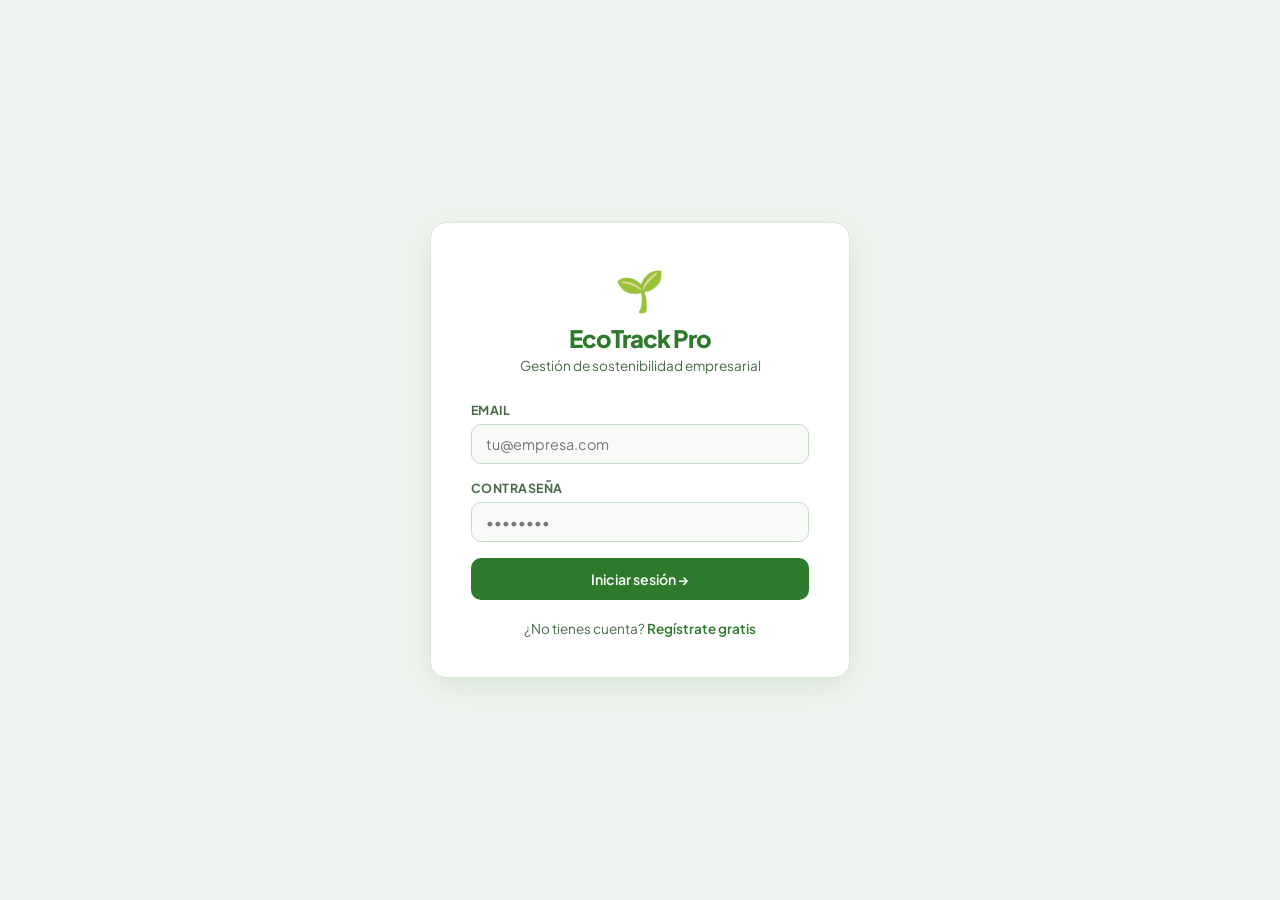
<file: ecotrack/frontend/index.html>
<!DOCTYPE html>
<html lang="es">
<head>
  <meta charset="UTF-8"/>
  <meta name="viewport" content="width=device-width, initial-scale=1.0"/>
  <title>EcoTrack Pro — Login</title>
  <link rel="stylesheet" href="css/styles.css"/>
</head>
<body>
<div class="auth-page">
  <div class="auth-card">
    <div class="auth-logo">
      <div class="logo-icon">🌱</div>
      <h1>EcoTrack Pro</h1>
      <p>Gestión de sostenibilidad empresarial</p>
    </div>
    <div id="login-section">
      <div id="login-error" class="alert alert-error" style="display:none"></div>
      <div class="form-group"><label>EMAIL</label><input type="email" id="login-email" placeholder="tu@empresa.com"/></div>
      <div class="form-group"><label>CONTRASEÑA</label><input type="password" id="login-password" placeholder="••••••••"/></div>
      <button id="login-btn" class="btn-primary" style="width:100%;padding:12px">Iniciar sesión →</button>
      <div class="auth-switch">¿No tienes cuenta? <a id="show-register">Regístrate gratis</a></div>
    </div>
    <div id="register-section" style="display:none">
      <div id="register-error" class="alert alert-error" style="display:none"></div>
      <div class="form-group"><label>NOMBRE</label><input type="text" id="reg-name" placeholder="María García"/></div>
      <div class="form-group"><label>EMAIL</label><input type="email" id="reg-email" placeholder="tu@empresa.com"/></div>
      <div class="form-group"><label>EMPRESA (opcional)</label><input type="text" id="reg-company" placeholder="Mi Empresa S.L."/></div>
      <div class="form-group"><label>CONTRASEÑA (mín. 8 caracteres)</label><input type="password" id="reg-password" placeholder="••••••••"/></div>
      <button id="register-btn" class="btn-primary" style="width:100%;padding:12px">Crear cuenta →</button>
      <div class="auth-switch">¿Ya tienes cuenta? <a id="show-login">Inicia sesión</a></div>
    </div>
  </div>
</div>
<script src="js/api.js"></script>
<script>
  if (isLoggedIn()) window.location.replace('/pages/dashboard.html');

  document.getElementById('show-register').addEventListener('click', function(){
    document.getElementById('login-section').style.display='none';
    document.getElementById('register-section').style.display='block';
  });
  document.getElementById('show-login').addEventListener('click', function(){
    document.getElementById('register-section').style.display='none';
    document.getElementById('login-section').style.display='block';
  });

  document.getElementById('login-btn').addEventListener('click', handleLogin);
  document.getElementById('login-password').addEventListener('keydown', function(e){ if(e.key==='Enter') handleLogin(); });

  async function handleLogin() {
    var email = document.getElementById('login-email').value.trim();
    var password = document.getElementById('login-password').value;
    var errorEl = document.getElementById('login-error');
    errorEl.style.display='none';
    if (!email || !email.includes('@')) { errorEl.textContent='Introduce un email válido (ejemplo@empresa.com)'; errorEl.style.display='block'; return; }
    if (!password) { errorEl.textContent='Introduce tu contraseña'; errorEl.style.display='block'; return; }
    var btn = document.getElementById('login-btn');
    btn.textContent='Iniciando...'; btn.disabled=true;
    try {
      var data = await api.login({ email: email, password: password });
      if (!data || !data.access_token) { errorEl.textContent='Error inesperado del servidor'; errorEl.style.display='block'; return; }
      localStorage.setItem('eco_token', data.access_token);
      localStorage.setItem('eco_user', JSON.stringify(data.user));
      window.location.replace('/pages/dashboard.html');
    } catch(err) {
      errorEl.textContent = err.message || 'Error al iniciar sesión';
      errorEl.style.display='block';
    } finally { btn.textContent='Iniciar sesión →'; btn.disabled=false; }
  }

  document.getElementById('register-btn').addEventListener('click', handleRegister);
  async function handleRegister() {
    var name = document.getElementById('reg-name').value.trim();
    var email = document.getElementById('reg-email').value.trim();
    var company = document.getElementById('reg-company').value.trim();
    var password = document.getElementById('reg-password').value;
    var errorEl = document.getElementById('register-error');
    errorEl.style.display='none';
    if (!name) { errorEl.textContent='Introduce tu nombre'; errorEl.style.display='block'; return; }
    if (!email || !email.includes('@')) { errorEl.textContent='Email no válido'; errorEl.style.display='block'; return; }
    if (!password || password.length < 8) { errorEl.textContent='La contraseña debe tener mínimo 8 caracteres'; errorEl.style.display='block'; return; }
    var btn = document.getElementById('register-btn');
    btn.textContent='Creando cuenta...'; btn.disabled=true;
    try {
      await api.register({ name: name, email: email, password: password, company: company || null });
      var data = await api.login({ email: email, password: password });
      localStorage.setItem('eco_token', data.access_token);
      localStorage.setItem('eco_user', JSON.stringify(data.user));
      window.location.replace('/pages/dashboard.html');
    } catch(err) {
      errorEl.textContent = err.message || 'Error al registrarse';
      errorEl.style.display='block';
    } finally { btn.textContent='Crear cuenta →'; btn.disabled=false; }
  }
</script>
</body>
</html>
</file>
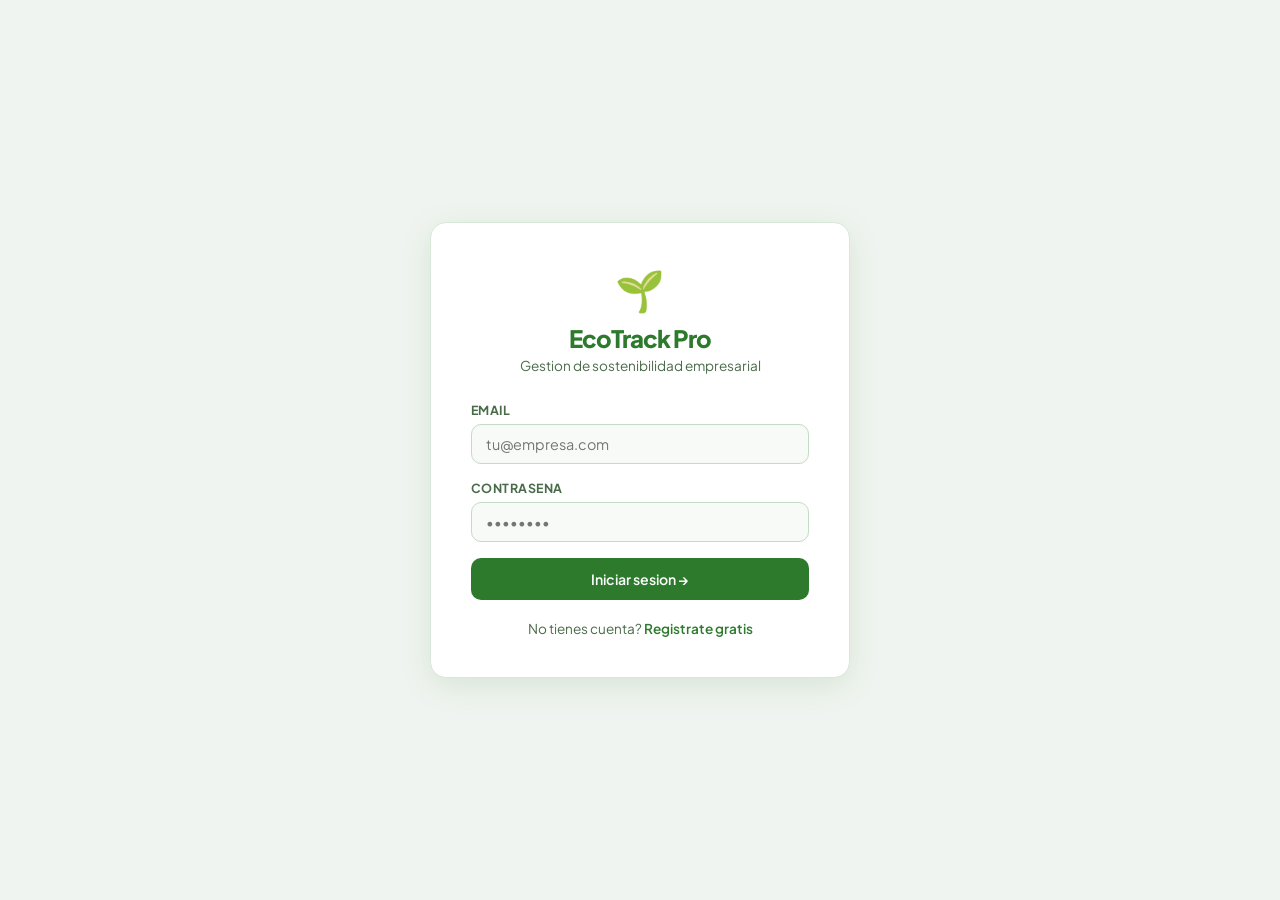
<file: Desktop/ecotrack_pro_v2/ecotrack/frontend/index.html>
<!DOCTYPE html>
<html lang="es">
<head>
  <meta charset="UTF-8"/>
  <meta name="viewport" content="width=device-width, initial-scale=1.0"/>
  <title>EcoTrack Pro — Login</title>
  <link rel="stylesheet" href="css/styles.css"/>
</head>
<body>
<div class="auth-page">
  <div class="auth-card">
    <div class="auth-logo">
      <div class="logo-icon">🌱</div>
      <h1>EcoTrack Pro</h1>
      <p>Gestion de sostenibilidad empresarial</p>
    </div>
    <div id="login-section">
      <div id="login-error" class="alert alert-error" style="display:none"></div>
      <div class="form-group"><label>EMAIL</label><input type="email" id="login-email" placeholder="tu@empresa.com"/></div>
      <div class="form-group"><label>CONTRASENA</label><input type="password" id="login-password" placeholder="••••••••"/></div>
      <button id="login-btn" class="btn-primary" style="width:100%;padding:12px">Iniciar sesion →</button>
      <div class="auth-switch">No tienes cuenta? <a id="show-register" style="cursor:pointer;color:var(--green);font-weight:600">Registrate gratis</a></div>
    </div>
    <div id="register-section" style="display:none">
      <div id="register-error" class="alert alert-error" style="display:none"></div>
      <div class="form-group"><label>NOMBRE</label><input type="text" id="reg-name" placeholder="Maria Garcia"/></div>
      <div class="form-group"><label>EMAIL</label><input type="email" id="reg-email" placeholder="tu@empresa.com"/></div>
      <div class="form-group"><label>EMPRESA (opcional)</label><input type="text" id="reg-company" placeholder="Mi Empresa S.L."/></div>
      <div class="form-group"><label>CONTRASENA (min. 8 caracteres)</label><input type="password" id="reg-password" placeholder="••••••••"/></div>
      <button id="register-btn" class="btn-primary" style="width:100%;padding:12px">Crear cuenta →</button>
      <div class="auth-switch">Ya tienes cuenta? <a id="show-login" style="cursor:pointer;color:var(--green);font-weight:600">Inicia sesion</a></div>
    </div>
  </div>
</div>
<script src="js/api.js?v=3"></script>
<script>
  // Si ya hay token valido, ir al dashboard
  if (isLoggedIn()) window.location.replace('/pages/dashboard.html');

  document.getElementById('show-register').addEventListener('click', function(){
    document.getElementById('login-section').style.display='none';
    document.getElementById('register-section').style.display='block';
  });
  document.getElementById('show-login').addEventListener('click', function(){
    document.getElementById('register-section').style.display='none';
    document.getElementById('login-section').style.display='block';
  });

  document.getElementById('login-btn').addEventListener('click', handleLogin);
  document.getElementById('login-password').addEventListener('keydown', function(e){
    if(e.key==='Enter') handleLogin();
  });

  async function handleLogin() {
    var email = document.getElementById('login-email').value.trim();
    var password = document.getElementById('login-password').value;
    var errorEl = document.getElementById('login-error');
    errorEl.style.display='none';
    if (!email || !email.includes('@')) {
      errorEl.textContent='Introduce un email valido';
      errorEl.style.display='block';
      return;
    }
    if (!password) {
      errorEl.textContent='Introduce tu contrasena';
      errorEl.style.display='block';
      return;
    }
    var btn = document.getElementById('login-btn');
    btn.textContent='Iniciando...';
    btn.disabled=true;
    try {
      var data = await api.login({ email: email, password: password });
      if (!data || !data.access_token) {
        errorEl.textContent='Error inesperado del servidor';
        errorEl.style.display='block';
        return;
      }
      // CORRECTO: usar setAuth para guardar token Y usuario
      setAuth(data.access_token, data.user);
      window.location.replace('/pages/dashboard.html');
    } catch(err) {
      errorEl.textContent = err.message || 'Credenciales incorrectas';
      errorEl.style.display='block';
    } finally {
      btn.textContent='Iniciar sesion →';
      btn.disabled=false;
    }
  }

  document.getElementById('register-btn').addEventListener('click', handleRegister);

  async function handleRegister() {
    var name = document.getElementById('reg-name').value.trim();
    var email = document.getElementById('reg-email').value.trim();
    var company = document.getElementById('reg-company').value.trim();
    var password = document.getElementById('reg-password').value;
    var errorEl = document.getElementById('register-error');
    errorEl.style.display='none';
    if (!name) { errorEl.textContent='Introduce tu nombre'; errorEl.style.display='block'; return; }
    if (!email || !email.includes('@')) { errorEl.textContent='Email no valido'; errorEl.style.display='block'; return; }
    if (!password || password.length < 8) {
      errorEl.textContent='La contrasena debe tener minimo 8 caracteres';
      errorEl.style.display='block';
      return;
    }
    var btn = document.getElementById('register-btn');
    btn.textContent='Creando cuenta...';
    btn.disabled=true;
    try {
      await api.register({ name: name, email: email, password: password, company: company || null });
      var data = await api.login({ email: email, password: password });
      // CORRECTO: usar setAuth para guardar token Y usuario
      setAuth(data.access_token, data.user);
      window.location.replace('/pages/dashboard.html');
    } catch(err) {
      errorEl.textContent = err.message || 'Error al registrarse';
      errorEl.style.display='block';
    } finally {
      btn.textContent='Crear cuenta →';
      btn.disabled=false;
    }
  }
</script>
</body>
</html>
</file>
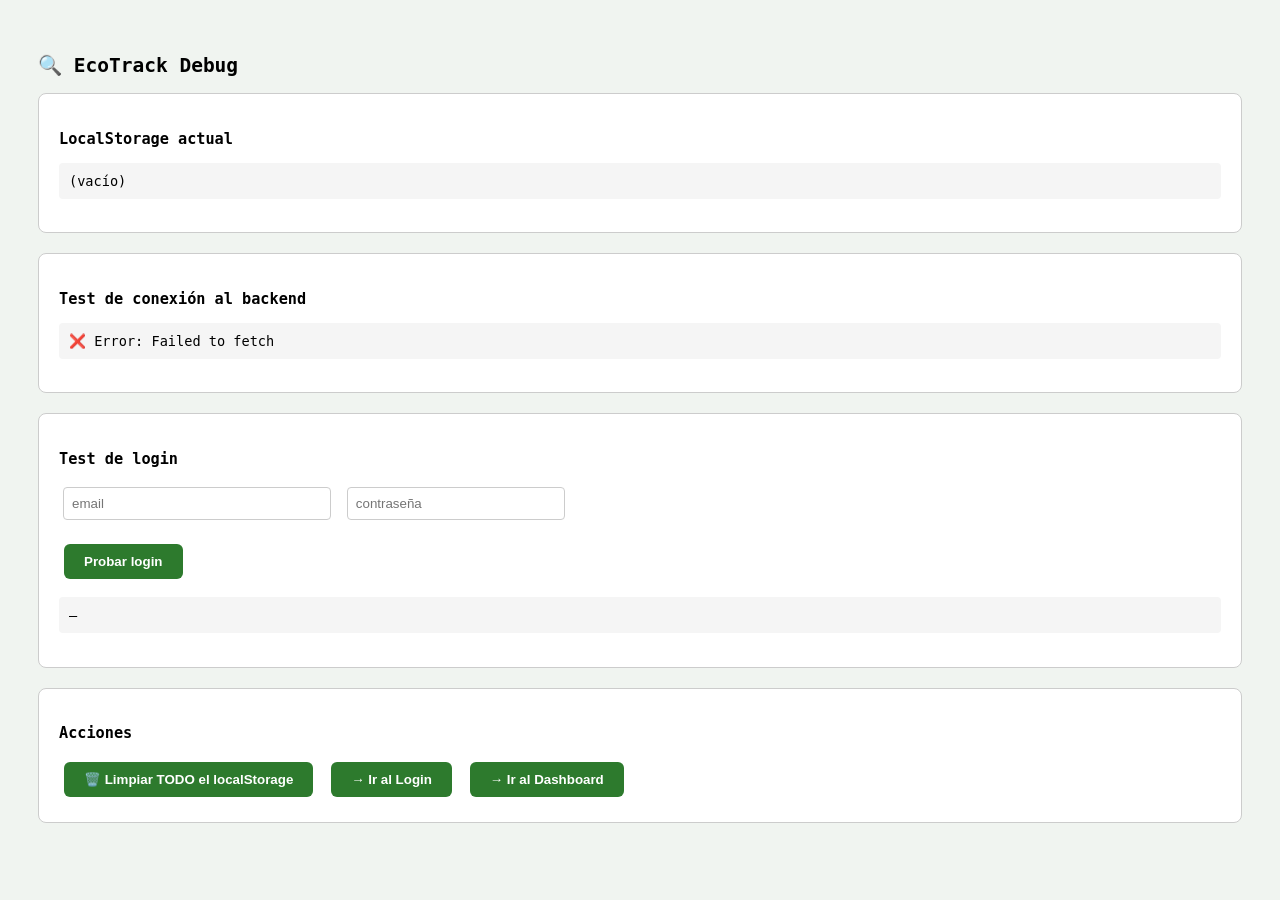
<file: ecotrack/frontend/debug.html>
<!DOCTYPE html>
<html lang="es">
<head>
  <meta charset="UTF-8"/>
  <title>Debug — EcoTrack</title>
  <style>
    body { font-family: monospace; padding: 30px; background: #f0f4f0; }
    .box { background: white; border: 1px solid #ccc; padding: 20px; border-radius: 8px; margin-bottom: 20px; }
    .ok { color: green; font-weight: bold; }
    .err { color: red; font-weight: bold; }
    button { padding: 10px 20px; margin: 5px; cursor: pointer; border-radius: 6px; border: none; background: #2d7a2d; color: white; font-weight: bold; }
    .btn-red { background: #c0392b; }
    pre { background: #f5f5f5; padding: 10px; border-radius: 4px; overflow-x: auto; font-size: 0.85rem; }
  </style>
</head>
<body>
<h2>🔍 EcoTrack Debug</h2>

<div class="box">
  <h3>LocalStorage actual</h3>
  <pre id="ls-content"></pre>
</div>

<div class="box">
  <h3>Test de conexión al backend</h3>
  <pre id="backend-test">Probando...</pre>
</div>

<div class="box">
  <h3>Test de login</h3>
  <input id="test-email" placeholder="email" style="padding:8px;margin:4px;width:250px;border:1px solid #ccc;border-radius:4px"/>
  <input id="test-pass" type="password" placeholder="contraseña" style="padding:8px;margin:4px;width:200px;border:1px solid #ccc;border-radius:4px"/>
  <br><br>
  <button onclick="testLogin()">Probar login</button>
  <pre id="login-result">—</pre>
</div>

<div class="box">
  <h3>Acciones</h3>
  <button onclick="clearAll()">🗑️ Limpiar TODO el localStorage</button>
  <button onclick="goLogin()">→ Ir al Login</button>
  <button onclick="goDash()">→ Ir al Dashboard</button>
</div>

<script>
function showLS() {
  var out = '';
  for (var i = 0; i < localStorage.length; i++) {
    var k = localStorage.key(i);
    var v = localStorage.getItem(k);
    if (v && v.length > 100) v = v.substring(0, 100) + '...';
    out += k + ' = ' + v + '\n';
  }
  document.getElementById('ls-content').textContent = out || '(vacío)';
}

async function testBackend() {
  try {
    var res = await fetch('http://localhost:8000/health');
    var data = await res.json();
    document.getElementById('backend-test').textContent = '✅ Backend OK: ' + JSON.stringify(data);
  } catch (e) {
    document.getElementById('backend-test').textContent = '❌ Error: ' + e.message;
  }
}

async function testLogin() {
  var email = document.getElementById('test-email').value;
  var pass = document.getElementById('test-pass').value;
  var el = document.getElementById('login-result');
  el.textContent = 'Probando...';

  try {
    var res = await fetch('http://localhost:8000/api/auth/login', {
      method: 'POST',
      headers: { 'Content-Type': 'application/json' },
      body: JSON.stringify({ email: email, password: pass })
    });
    var data = await res.json();
    
    if (res.ok && data.access_token) {
      // Guardar con la clave correcta
      localStorage.setItem('eco_token', data.access_token);
      localStorage.setItem('eco_user', JSON.stringify(data.user));
      
      el.textContent = '✅ LOGIN OK\nToken guardado: ' + data.access_token.substring(0, 50) + '...\nUsuario: ' + JSON.stringify(data.user);
      
      // Test dashboard con el token
      setTimeout(testDashboard, 500);
      showLS();
    } else {
      el.textContent = '❌ Error ' + res.status + ': ' + JSON.stringify(data);
    }
  } catch (e) {
    el.textContent = '❌ Excepción: ' + e.message;
  }
}

async function testDashboard() {
  var token = localStorage.getItem('eco_token');
  if (!token) { return; }
  
  try {
    var res = await fetch('http://localhost:8000/api/dashboard', {
      headers: { 'Authorization': 'Bearer ' + token }
    });
    var data = await res.json();
    document.getElementById('login-result').textContent += '\n\n📊 DASHBOARD ' + res.status + ': ' + JSON.stringify(data).substring(0, 200);
    
    if (res.ok) {
      document.getElementById('login-result').textContent += '\n\n✅ TODO OK — Redirigiendo al dashboard en 2 segundos...';
      setTimeout(function() { window.location.href = '/pages/dashboard.html'; }, 2000);
    }
  } catch (e) {
    document.getElementById('login-result').textContent += '\nError dashboard: ' + e.message;
  }
}

function clearAll() {
  localStorage.clear();
  showLS();
  alert('LocalStorage limpiado');
}

function goLogin() { window.location.href = '/index.html'; }
function goDash() { window.location.href = '/pages/dashboard.html'; }

showLS();
testBackend();
</script>
</body>
</html>
</file>
<file: ecotrack/frontend/css/styles.css>
@import url('https://fonts.googleapis.com/css2?family=Plus+Jakarta+Sans:wght@300;400;500;600;700;800&display=swap');
*,*::before,*::after{box-sizing:border-box;margin:0;padding:0}
:root{
  --bg:#f0f4f0;--white:#ffffff;--surface:#ffffff;--surface2:#f7faf7;
  --border:#d8e8d8;--border2:#c5dbc5;
  --green:#2d7a2d;--green2:#3a9e3a;--green-light:#e8f5e8;--green-glow:rgba(45,122,45,0.12);
  --blue:#1a6b8a;--yellow:#d4920a;--red:#c0392b;
  --text:#1a2e1a;--text2:#4a6b4a;--text3:#7a9a7a;
  --font:'Plus Jakarta Sans',sans-serif;--radius:10px;--radius-lg:16px;
  --shadow:0 2px 16px rgba(45,122,45,0.08);--shadow-lg:0 8px 32px rgba(45,122,45,0.12);
}
html,body{height:100%;font-family:var(--font);background:var(--bg);color:var(--text);-webkit-font-smoothing:antialiased}
a{text-decoration:none;color:inherit}
.app-layout{display:flex;min-height:100vh}
.sidebar{width:240px;background:var(--green);color:#fff;display:flex;flex-direction:column;position:fixed;top:0;left:0;height:100vh;z-index:100}
.sidebar-logo{padding:24px 20px 16px;font-size:1.3rem;font-weight:800;letter-spacing:-0.03em;border-bottom:1px solid rgba(255,255,255,0.15)}
.sidebar-logo span{opacity:0.7;font-weight:400;font-size:0.75rem;display:block;margin-top:2px}
.sidebar-nav{flex:1;padding:16px 0}
.nav-item{display:flex;align-items:center;gap:10px;padding:11px 20px;font-size:0.88rem;font-weight:500;cursor:pointer;transition:background 0.15s;border-left:3px solid transparent}
.nav-item:hover{background:rgba(255,255,255,0.1)}
.nav-item.active{background:rgba(255,255,255,0.18);border-left-color:#fff;font-weight:700}
.nav-item .icon{font-size:1.1rem;width:22px;text-align:center}
.sidebar-footer{padding:16px 20px;border-top:1px solid rgba(255,255,255,0.15)}
.sidebar-user{font-size:0.8rem;opacity:0.8;margin-bottom:10px}
.sidebar-user strong{display:block;opacity:1;color:#fff}
.admin-badge{background:rgba(255,255,255,0.2);color:#fff;font-size:0.65rem;padding:2px 7px;border-radius:99px;font-weight:700;letter-spacing:0.05em}
.main-content{margin-left:240px;flex:1;padding:32px;min-height:100vh}
.topbar{display:flex;align-items:center;justify-content:space-between;margin-bottom:28px}
.page-title{font-size:1.6rem;font-weight:800;letter-spacing:-0.04em;color:var(--text)}
.page-subtitle{color:var(--text2);font-size:0.87rem;margin-top:4px}
.card{background:var(--white);border:1px solid var(--border);border-radius:var(--radius-lg);padding:24px;box-shadow:var(--shadow)}
.card-title{font-size:0.75rem;font-weight:700;letter-spacing:0.06em;text-transform:uppercase;color:var(--text3);margin-bottom:8px}
.stats-grid{display:grid;grid-template-columns:repeat(auto-fit,minmax(180px,1fr));gap:16px;margin-bottom:24px}
.stat-card{background:var(--white);border:1px solid var(--border);border-radius:var(--radius-lg);padding:20px;box-shadow:var(--shadow)}
.stat-icon{font-size:1.8rem;margin-bottom:10px}
.stat-value{font-size:1.9rem;font-weight:800;letter-spacing:-0.04em;color:var(--text)}
.stat-label{font-size:0.78rem;color:var(--text2);margin-top:4px;font-weight:500}
.stat-change{font-size:0.75rem;margin-top:6px;font-weight:600}
.stat-change.up{color:var(--red)}.stat-change.down{color:var(--green2)}
.charts-grid{display:grid;grid-template-columns:2fr 1fr;gap:20px;margin-bottom:24px}
.chart-container{position:relative;height:280px}
button{cursor:pointer;font-family:var(--font);border:none;border-radius:var(--radius);font-weight:600;transition:all 0.15s}
.btn-primary{background:var(--green);color:#fff;padding:10px 20px;font-size:0.88rem}
.btn-primary:hover{background:var(--green2);transform:translateY(-1px);box-shadow:0 4px 12px var(--green-glow)}
.btn-secondary{background:var(--surface2);color:var(--text);border:1px solid var(--border2);padding:9px 18px;font-size:0.85rem}
.btn-secondary:hover{border-color:var(--green);color:var(--green)}
.btn-danger{background:rgba(192,57,43,0.1);color:var(--red);border:1px solid rgba(192,57,43,0.2);padding:8px 14px;font-size:0.82rem}
.btn-danger:hover{background:rgba(192,57,43,0.18)}
.btn-ai{background:linear-gradient(135deg,#1a6b8a,#2d7a2d);color:#fff;padding:10px 20px;font-size:0.88rem}
.btn-ai:hover{opacity:0.9;transform:translateY(-1px)}
.btn-admin{background:linear-gradient(135deg,#c0662b,#c0392b);color:#fff;padding:9px 18px;font-size:0.85rem}
.btn-sm{padding:6px 12px;font-size:0.78rem}
.form-group{margin-bottom:16px}
.form-group label{display:block;font-size:0.78rem;font-weight:700;color:var(--text2);margin-bottom:6px;letter-spacing:0.04em;text-transform:uppercase}
input,select,textarea{width:100%;padding:10px 14px;font-family:var(--font);font-size:0.9rem;background:var(--surface2);border:1px solid var(--border2);border-radius:var(--radius);color:var(--text);outline:none;transition:border-color 0.2s,box-shadow 0.2s}
input:focus,select:focus{border-color:var(--green);box-shadow:0 0 0 3px var(--green-glow)}
.form-row{display:grid;grid-template-columns:1fr 1fr;gap:14px}
.form-actions{display:flex;gap:10px;justify-content:flex-end;margin-top:20px}
table{width:100%;border-collapse:collapse;font-size:0.87rem}
th{text-align:left;padding:10px 14px;color:var(--text3);font-size:0.72rem;font-weight:700;letter-spacing:0.06em;text-transform:uppercase;border-bottom:2px solid var(--border)}
td{padding:13px 14px;border-bottom:1px solid var(--border);vertical-align:middle}
tr:last-child td{border-bottom:none}
tr:hover td{background:var(--surface2)}
.table-actions{display:flex;gap:6px}
.badge{display:inline-flex;align-items:center;padding:3px 9px;border-radius:99px;font-size:0.72rem;font-weight:700}
.badge-green{background:var(--green-light);color:var(--green);border:1px solid rgba(45,122,45,0.2)}
.badge-red{background:rgba(192,57,43,0.08);color:var(--red);border:1px solid rgba(192,57,43,0.2)}
.badge-blue{background:rgba(26,107,138,0.08);color:var(--blue);border:1px solid rgba(26,107,138,0.2)}
.badge-yellow{background:rgba(212,146,10,0.08);color:var(--yellow);border:1px solid rgba(212,146,10,0.2)}
.badge-orange{background:rgba(192,102,43,0.1);color:#c0662b;border:1px solid rgba(192,102,43,0.2)}
.modal-backdrop{position:fixed;inset:0;background:rgba(0,0,0,0.4);backdrop-filter:blur(4px);display:flex;align-items:center;justify-content:center;z-index:200;animation:fade-in 0.2s}
.modal{background:var(--white);border-radius:var(--radius-lg);padding:28px;width:100%;max-width:520px;box-shadow:var(--shadow-lg);animation:scale-in 0.2s}
.modal-header{display:flex;align-items:center;justify-content:space-between;margin-bottom:20px}
.modal-header h3{font-size:1.1rem;font-weight:700}
.modal-close{background:none;border:none;font-size:1.5rem;color:var(--text3);cursor:pointer;line-height:1}
.modal-close:hover{color:var(--text)}
.ai-plan-box{background:linear-gradient(135deg,#f0f9f0,#e8f5e8);border:1px solid rgba(45,122,45,0.25);border-radius:var(--radius-lg);padding:24px;font-size:0.88rem;line-height:1.7;white-space:pre-wrap;font-family:var(--font);color:var(--text)}
.auth-page{min-height:100vh;display:flex;align-items:center;justify-content:center;background:var(--bg)}
.auth-card{background:var(--white);border:1px solid var(--border);border-radius:var(--radius-lg);padding:40px;width:100%;max-width:420px;box-shadow:var(--shadow-lg)}
.auth-logo{text-align:center;margin-bottom:28px}
.auth-logo .logo-icon{font-size:2.5rem}
.auth-logo h1{font-size:1.5rem;font-weight:800;letter-spacing:-0.04em;color:var(--green);margin-top:8px}
.auth-logo p{color:var(--text2);font-size:0.85rem;margin-top:4px}
.auth-switch{text-align:center;margin-top:20px;font-size:0.85rem;color:var(--text2)}
.auth-switch a{color:var(--green);font-weight:600;cursor:pointer}
.alert{padding:12px 16px;border-radius:var(--radius);font-size:0.85rem;margin-bottom:16px}
.alert-error{background:rgba(192,57,43,0.08);color:var(--red);border:1px solid rgba(192,57,43,0.2)}
.alert-success{background:var(--green-light);color:var(--green);border:1px solid rgba(45,122,45,0.2)}
.toast{position:fixed;bottom:24px;right:24px;background:var(--text);color:#fff;padding:12px 20px;border-radius:var(--radius);font-size:0.85rem;z-index:999;animation:slide-up 0.25s ease;max-width:320px}
.toast.success{background:var(--green)}.toast.error{background:var(--red)}
.loading{display:flex;align-items:center;justify-content:center;height:200px}
.spinner{width:36px;height:36px;border:3px solid var(--border2);border-top-color:var(--green);border-radius:50%;animation:spin 0.7s linear infinite}
.empty-state{text-align:center;padding:60px 20px;color:var(--text3)}
.empty-state .icon{font-size:2.5rem;margin-bottom:12px}
.empty-state h3{color:var(--text2);font-weight:600;margin-bottom:6px}
.admin-panel{background:linear-gradient(135deg,rgba(192,57,43,0.05),rgba(212,146,10,0.05));border:1px solid rgba(192,57,43,0.15);border-radius:var(--radius-lg);padding:20px;margin-bottom:24px}
.admin-panel-title{color:#c0392b;font-weight:700;font-size:0.8rem;text-transform:uppercase;letter-spacing:0.06em;margin-bottom:12px}
@keyframes fade-in{from{opacity:0}to{opacity:1}}
@keyframes scale-in{from{opacity:0;transform:scale(0.95)}to{opacity:1;transform:scale(1)}}
@keyframes spin{to{transform:rotate(360deg)}}
@keyframes slide-up{from{opacity:0;transform:translateY(10px)}to{opacity:1;transform:translateY(0)}}
@media(max-width:768px){.sidebar{display:none}.main-content{margin-left:0;padding:16px}.charts-grid{grid-template-columns:1fr}.form-row{grid-template-columns:1fr}}
</file>
<file: Desktop/ecotrack_pro_v2/ecotrack/frontend/css/styles.css>
@import url('https://fonts.googleapis.com/css2?family=Plus+Jakarta+Sans:wght@300;400;500;600;700;800&display=swap');
*,*::before,*::after{box-sizing:border-box;margin:0;padding:0}
:root{
  --bg:#f0f4f0;--white:#ffffff;--surface:#ffffff;--surface2:#f7faf7;
  --border:#d8e8d8;--border2:#c5dbc5;
  --green:#2d7a2d;--green2:#3a9e3a;--green-light:#e8f5e8;--green-glow:rgba(45,122,45,0.12);
  --blue:#1a6b8a;--yellow:#d4920a;--red:#c0392b;
  --text:#1a2e1a;--text2:#4a6b4a;--text3:#7a9a7a;
  --font:'Plus Jakarta Sans',sans-serif;--radius:10px;--radius-lg:16px;
  --shadow:0 2px 16px rgba(45,122,45,0.08);--shadow-lg:0 8px 32px rgba(45,122,45,0.12);
}
html,body{height:100%;font-family:var(--font);background:var(--bg);color:var(--text);-webkit-font-smoothing:antialiased}
a{text-decoration:none;color:inherit}
.app-layout{display:flex;min-height:100vh}
.sidebar{width:240px;background:var(--green);color:#fff;display:flex;flex-direction:column;position:fixed;top:0;left:0;height:100vh;z-index:100}
.sidebar-logo{padding:24px 20px 16px;font-size:1.3rem;font-weight:800;letter-spacing:-0.03em;border-bottom:1px solid rgba(255,255,255,0.15)}
.sidebar-logo span{opacity:0.7;font-weight:400;font-size:0.75rem;display:block;margin-top:2px}
.sidebar-nav{flex:1;padding:16px 0}
.nav-item{display:flex;align-items:center;gap:10px;padding:11px 20px;font-size:0.88rem;font-weight:500;cursor:pointer;transition:background 0.15s;border-left:3px solid transparent}
.nav-item:hover{background:rgba(255,255,255,0.1)}
.nav-item.active{background:rgba(255,255,255,0.18);border-left-color:#fff;font-weight:700}
.nav-item .icon{font-size:1.1rem;width:22px;text-align:center}
.sidebar-footer{padding:16px 20px;border-top:1px solid rgba(255,255,255,0.15)}
.sidebar-user{font-size:0.8rem;opacity:0.8;margin-bottom:10px}
.sidebar-user strong{display:block;opacity:1;color:#fff}
.admin-badge{background:rgba(255,255,255,0.2);color:#fff;font-size:0.65rem;padding:2px 7px;border-radius:99px;font-weight:700;letter-spacing:0.05em}
.main-content{margin-left:240px;flex:1;padding:32px;min-height:100vh}
.topbar{display:flex;align-items:center;justify-content:space-between;margin-bottom:28px}
.page-title{font-size:1.6rem;font-weight:800;letter-spacing:-0.04em;color:var(--text)}
.page-subtitle{color:var(--text2);font-size:0.87rem;margin-top:4px}
.card{background:var(--white);border:1px solid var(--border);border-radius:var(--radius-lg);padding:24px;box-shadow:var(--shadow)}
.card-title{font-size:0.75rem;font-weight:700;letter-spacing:0.06em;text-transform:uppercase;color:var(--text3);margin-bottom:8px}
.stats-grid{display:grid;grid-template-columns:repeat(auto-fit,minmax(180px,1fr));gap:16px;margin-bottom:24px}
.stat-card{background:var(--white);border:1px solid var(--border);border-radius:var(--radius-lg);padding:20px;box-shadow:var(--shadow)}
.stat-icon{font-size:1.8rem;margin-bottom:10px}
.stat-value{font-size:1.9rem;font-weight:800;letter-spacing:-0.04em;color:var(--text)}
.stat-label{font-size:0.78rem;color:var(--text2);margin-top:4px;font-weight:500}
.stat-change{font-size:0.75rem;margin-top:6px;font-weight:600}
.stat-change.up{color:var(--red)}.stat-change.down{color:var(--green2)}
.charts-grid{display:grid;grid-template-columns:2fr 1fr;gap:20px;margin-bottom:24px}
.chart-container{position:relative;height:280px}
button{cursor:pointer;font-family:var(--font);border:none;border-radius:var(--radius);font-weight:600;transition:all 0.15s}
.btn-primary{background:var(--green);color:#fff;padding:10px 20px;font-size:0.88rem}
.btn-primary:hover{background:var(--green2);transform:translateY(-1px);box-shadow:0 4px 12px var(--green-glow)}
.btn-secondary{background:var(--surface2);color:var(--text);border:1px solid var(--border2);padding:9px 18px;font-size:0.85rem}
.btn-secondary:hover{border-color:var(--green);color:var(--green)}
.btn-danger{background:rgba(192,57,43,0.1);color:var(--red);border:1px solid rgba(192,57,43,0.2);padding:8px 14px;font-size:0.82rem}
.btn-danger:hover{background:rgba(192,57,43,0.18)}
.btn-ai{background:linear-gradient(135deg,#1a6b8a,#2d7a2d);color:#fff;padding:10px 20px;font-size:0.88rem}
.btn-ai:hover{opacity:0.9;transform:translateY(-1px)}
.btn-admin{background:linear-gradient(135deg,#c0662b,#c0392b);color:#fff;padding:9px 18px;font-size:0.85rem}
.btn-sm{padding:6px 12px;font-size:0.78rem}
.form-group{margin-bottom:16px}
.form-group label{display:block;font-size:0.78rem;font-weight:700;color:var(--text2);margin-bottom:6px;letter-spacing:0.04em;text-transform:uppercase}
input,select,textarea{width:100%;padding:10px 14px;font-family:var(--font);font-size:0.9rem;background:var(--surface2);border:1px solid var(--border2);border-radius:var(--radius);color:var(--text);outline:none;transition:border-color 0.2s,box-shadow 0.2s}
input:focus,select:focus{border-color:var(--green);box-shadow:0 0 0 3px var(--green-glow)}
.form-row{display:grid;grid-template-columns:1fr 1fr;gap:14px}
.form-actions{display:flex;gap:10px;justify-content:flex-end;margin-top:20px}
table{width:100%;border-collapse:collapse;font-size:0.87rem}
th{text-align:left;padding:10px 14px;color:var(--text3);font-size:0.72rem;font-weight:700;letter-spacing:0.06em;text-transform:uppercase;border-bottom:2px solid var(--border)}
td{padding:13px 14px;border-bottom:1px solid var(--border);vertical-align:middle}
tr:last-child td{border-bottom:none}
tr:hover td{background:var(--surface2)}
.table-actions{display:flex;gap:6px}
.badge{display:inline-flex;align-items:center;padding:3px 9px;border-radius:99px;font-size:0.72rem;font-weight:700}
.badge-green{background:var(--green-light);color:var(--green);border:1px solid rgba(45,122,45,0.2)}
.badge-red{background:rgba(192,57,43,0.08);color:var(--red);border:1px solid rgba(192,57,43,0.2)}
.badge-blue{background:rgba(26,107,138,0.08);color:var(--blue);border:1px solid rgba(26,107,138,0.2)}
.badge-yellow{background:rgba(212,146,10,0.08);color:var(--yellow);border:1px solid rgba(212,146,10,0.2)}
.badge-orange{background:rgba(192,102,43,0.1);color:#c0662b;border:1px solid rgba(192,102,43,0.2)}
.modal-backdrop{position:fixed;inset:0;background:rgba(0,0,0,0.4);backdrop-filter:blur(4px);display:flex;align-items:center;justify-content:center;z-index:200;animation:fade-in 0.2s}
.modal{background:var(--white);border-radius:var(--radius-lg);padding:28px;width:100%;max-width:520px;box-shadow:var(--shadow-lg);animation:scale-in 0.2s}
.modal-header{display:flex;align-items:center;justify-content:space-between;margin-bottom:20px}
.modal-header h3{font-size:1.1rem;font-weight:700}
.modal-close{background:none;border:none;font-size:1.5rem;color:var(--text3);cursor:pointer;line-height:1}
.modal-close:hover{color:var(--text)}
.ai-plan-box{background:linear-gradient(135deg,#f0f9f0,#e8f5e8);border:1px solid rgba(45,122,45,0.25);border-radius:var(--radius-lg);padding:24px;font-size:0.88rem;line-height:1.7;white-space:pre-wrap;font-family:var(--font);color:var(--text)}
.auth-page{min-height:100vh;display:flex;align-items:center;justify-content:center;background:var(--bg)}
.auth-card{background:var(--white);border:1px solid var(--border);border-radius:var(--radius-lg);padding:40px;width:100%;max-width:420px;box-shadow:var(--shadow-lg)}
.auth-logo{text-align:center;margin-bottom:28px}
.auth-logo .logo-icon{font-size:2.5rem}
.auth-logo h1{font-size:1.5rem;font-weight:800;letter-spacing:-0.04em;color:var(--green);margin-top:8px}
.auth-logo p{color:var(--text2);font-size:0.85rem;margin-top:4px}
.auth-switch{text-align:center;margin-top:20px;font-size:0.85rem;color:var(--text2)}
.auth-switch a{color:var(--green);font-weight:600;cursor:pointer}
.alert{padding:12px 16px;border-radius:var(--radius);font-size:0.85rem;margin-bottom:16px}
.alert-error{background:rgba(192,57,43,0.08);color:var(--red);border:1px solid rgba(192,57,43,0.2)}
.alert-success{background:var(--green-light);color:var(--green);border:1px solid rgba(45,122,45,0.2)}
.toast{position:fixed;bottom:24px;right:24px;background:var(--text);color:#fff;padding:12px 20px;border-radius:var(--radius);font-size:0.85rem;z-index:999;animation:slide-up 0.25s ease;max-width:320px}
.toast.success{background:var(--green)}.toast.error{background:var(--red)}
.loading{display:flex;align-items:center;justify-content:center;height:200px}
.spinner{width:36px;height:36px;border:3px solid var(--border2);border-top-color:var(--green);border-radius:50%;animation:spin 0.7s linear infinite}
.empty-state{text-align:center;padding:60px 20px;color:var(--text3)}
.empty-state .icon{font-size:2.5rem;margin-bottom:12px}
.empty-state h3{color:var(--text2);font-weight:600;margin-bottom:6px}
.admin-panel{background:linear-gradient(135deg,rgba(192,57,43,0.05),rgba(212,146,10,0.05));border:1px solid rgba(192,57,43,0.15);border-radius:var(--radius-lg);padding:20px;margin-bottom:24px}
.admin-panel-title{color:#c0392b;font-weight:700;font-size:0.8rem;text-transform:uppercase;letter-spacing:0.06em;margin-bottom:12px}
@keyframes fade-in{from{opacity:0}to{opacity:1}}
@keyframes scale-in{from{opacity:0;transform:scale(0.95)}to{opacity:1;transform:scale(1)}}
@keyframes spin{to{transform:rotate(360deg)}}
@keyframes slide-up{from{opacity:0;transform:translateY(10px)}to{opacity:1;transform:translateY(0)}}
@media(max-width:768px){.sidebar{display:none}.main-content{margin-left:0;padding:16px}.charts-grid{grid-template-columns:1fr}.form-row{grid-template-columns:1fr}}
</file>
